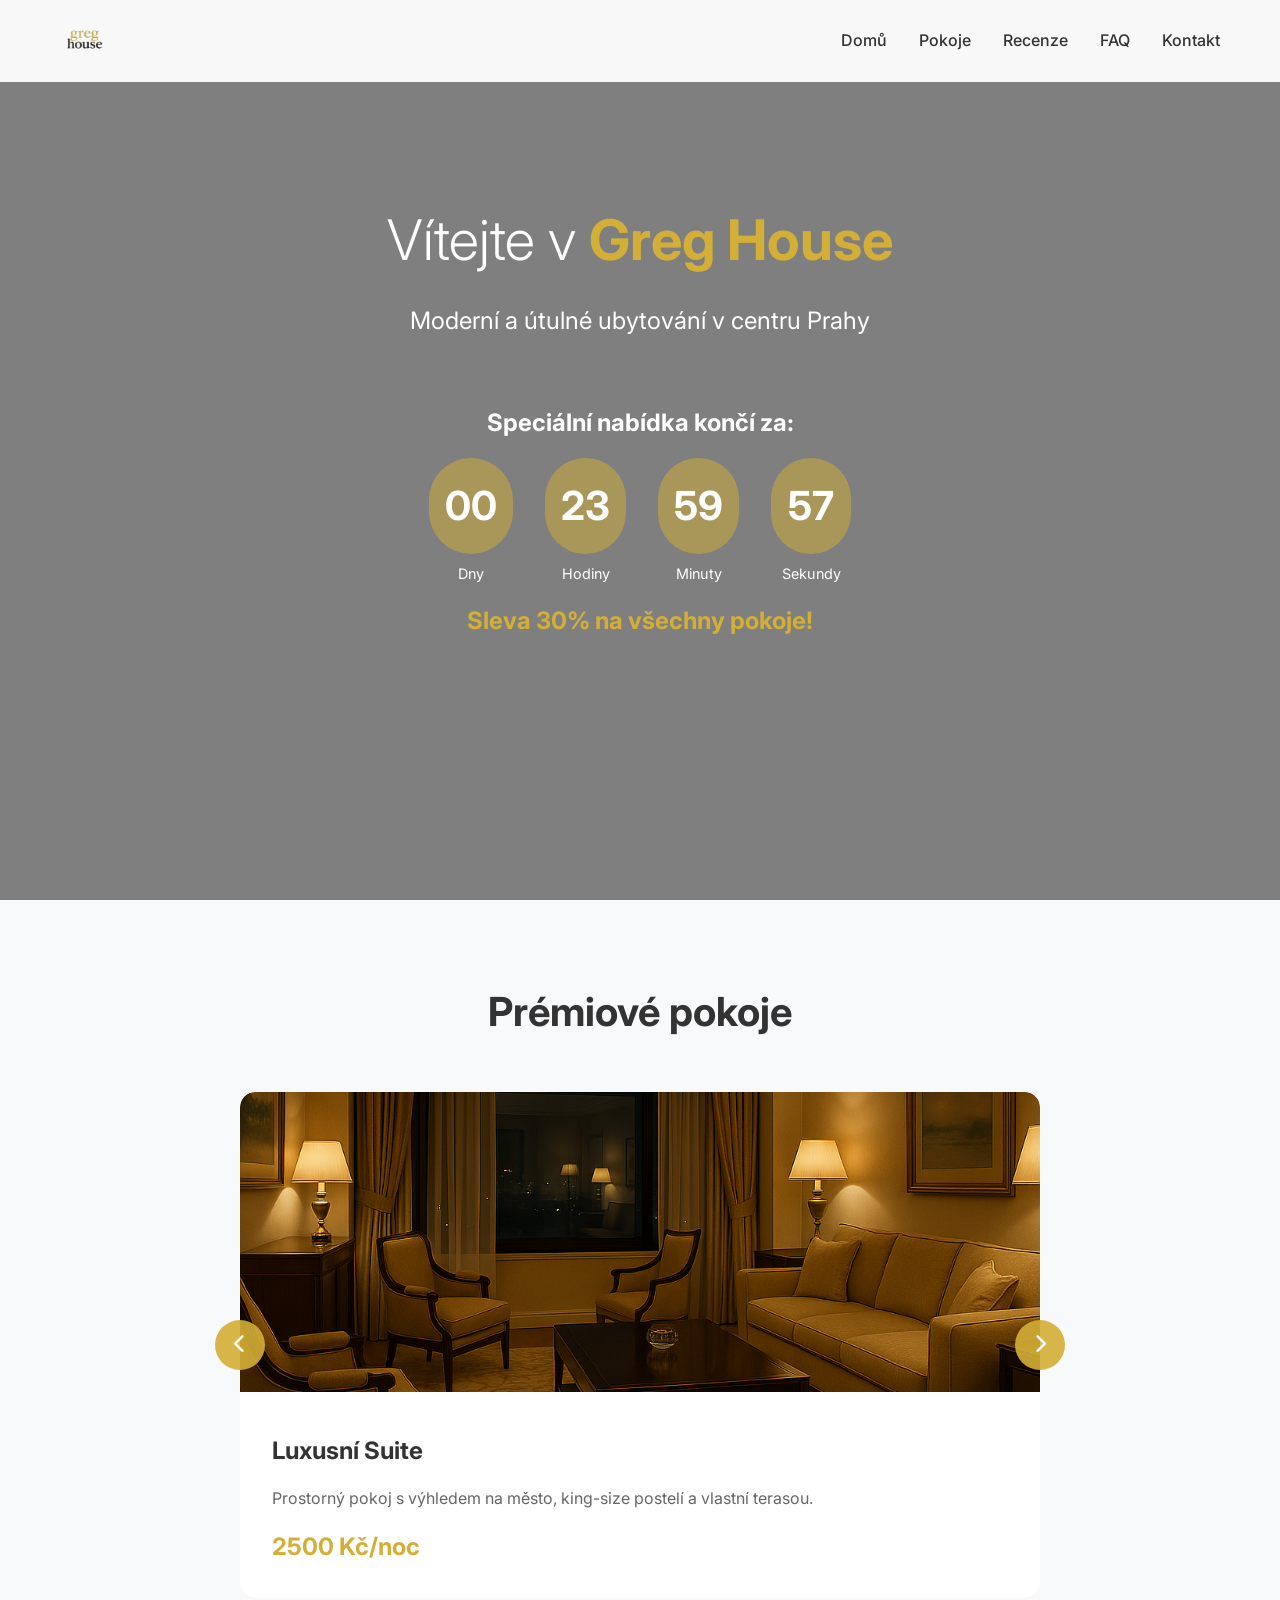
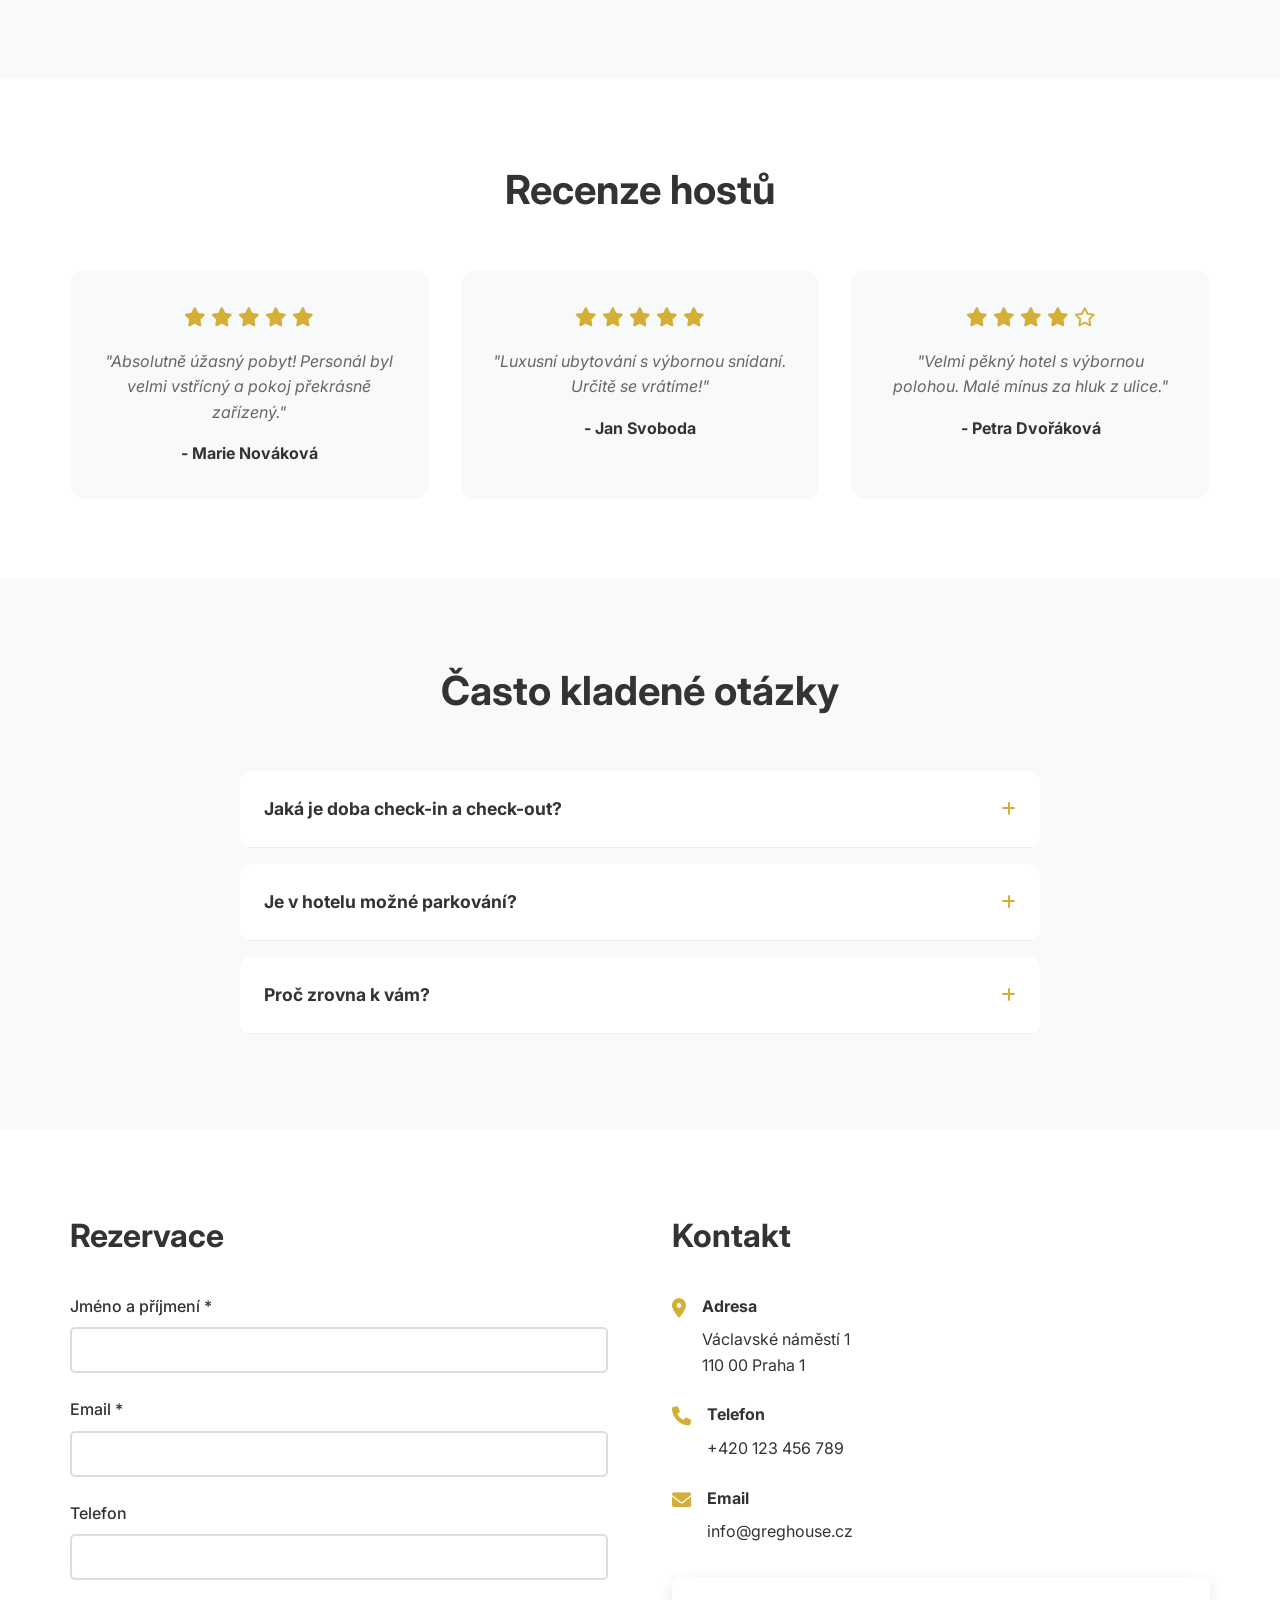
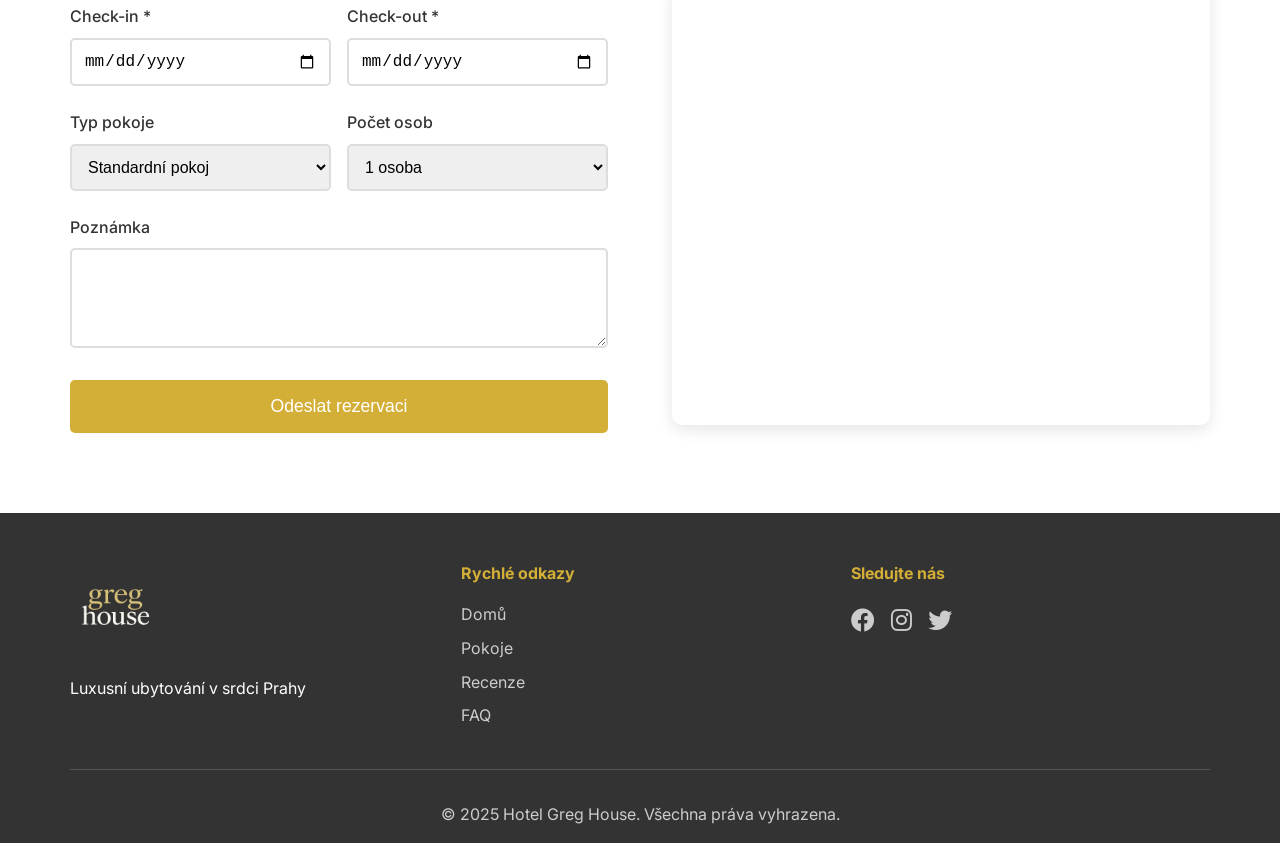
<file: index.html>
<!DOCTYPE html>
<html lang="cs">
<head>
    <meta charset="UTF-8">
    <meta name="viewport" content="width=device-width, initial-scale=1.0">
    <title>Greg House</title>
    <link rel="stylesheet" href="css/style.css">
    <link href="https://cdnjs.cloudflare.com/ajax/libs/font-awesome/6.0.0/css/all.min.css" rel="stylesheet">
    <link rel="apple-touch-icon" sizes="180x180" href="apple-touch-icon.png">
    <link rel="icon" type="image/png" sizes="32x32" href="favicon-32x32.png">
    <link rel="icon" type="image/png" sizes="16x16" href="favicon-16x16.png">
    <link rel="manifest" href="/site.webmanifest">
</head>
<body>
    <!-- Sticky Navigation -->
    <nav class="navbar" id="navbar">
        <div class="nav-container">
            <img src="images/logo.png" alt="Hotel Greg House Logo" class="logo">
            <ul class="nav-menu" id="nav-menu">
                <li><a href="#home" class="nav-link">Domů</a></li>
                <li><a href="#pokoje" class="nav-link">Pokoje</a></li>
                <li><a href="#recenze" class="nav-link">Recenze</a></li>
                <li><a href="#faq" class="nav-link">FAQ</a></li>
                <li><a href="#kontakt" class="nav-link">Kontakt</a></li>
            </ul>
            <div class="hamburger" id="hamburger">
                <span></span>
                <span></span>
                <span></span>
            </div>
        </div>
    </nav>

    <!-- Banner sekce -->
    <section id="home" class="banner">
        <div class="banner-content">
            <h1>Vítejte v <b style="color: rgb(212, 175, 55);">Greg House</b></h1>
            <p>Moderní a útulné ubytování v centru Prahy</p>
            
            <!-- Countdown -->
            <div class="countdown-container">
                <h3>Speciální nabídka končí za:</h3>
                <div class="countdown" id="countdown">
                    <div class="time-unit">
                        <span id="days">00</span>
                        <label>Dny</label>
                    </div>
                    <div class="time-unit">
                        <span id="hours">00</span>
                        <label>Hodiny</label>
                    </div>
                    <div class="time-unit">
                        <span id="minutes">00</span>
                        <label>Minuty</label>
                    </div>
                    <div class="time-unit">
                        <span id="seconds">00</span>
                        <label>Sekundy</label>
                    </div>
                </div>
                <p class="offer-text">Sleva 30% na všechny pokoje!</p>
            </div>
        </div>
    </section>

    <!-- Prémiové pokoje Carousel -->
    <section id="pokoje" class="premium-rooms">
        <div class="container">
            <h2>Prémiové pokoje</h2>
            <div class="carousel-container">
                <button class="carousel-btn prev" id="prevBtn">
                    <i class="fas fa-chevron-left"></i>
                </button>
                <div class="carousel">
                    <div class="room-card active">
                        <img src="images/pokoj1.png" alt="Luxusní suite">
                        <div class="room-info">
                            <h3>Luxusní Suite</h3>
                            <p>Prostorný pokoj s výhledem na město, king-size postelí a vlastní terasou.</p>
                            <div class="price">2500 Kč/noc</div>
                        </div>
                    </div>
                    <div class="room-card">
                        <img src="images/pokoj2.png" alt="Romantická suite">
                        <div class="room-info">
                            <h3>Romantická suite</h3>
                            <p>Intimní prostředí s vířivkou a výhledem na zahradu.</p>
                            <div class="price">1800 Kč/noc</div>
                        </div>
                    </div>
                    <div class="room-card">
                        <img src="images/pokoj3.png" alt="Business suite">
                        <div class="room-info">
                            <h3>Business Suite</h3>
                            <p>Moderní pokoj s pracovním prostorem a rychlým Wi-Fi připojením.</p>
                            <div class="price">2200 Kč/noc</div>
                        </div>
                    </div>
                </div>
                <button class="carousel-btn next" id="nextBtn">
                    <i class="fas fa-chevron-right"></i>
                </button>
            </div>
        </div>
    </section>

    <!-- Recenzová sekce -->
    <section id="recenze" class="reviews">
        <div class="container">
            <h2>Recenze hostů</h2>
            <div class="reviews-grid">
                <div class="review-card">
                    <div class="stars">
                        <i class="fas fa-star"></i>
                        <i class="fas fa-star"></i>
                        <i class="fas fa-star"></i>
                        <i class="fas fa-star"></i>
                        <i class="fas fa-star"></i>
                    </div>
                    <p>"Absolutně úžasný pobyt! Personál byl velmi vstřícný a pokoj překrásně zařízený."</p>
                    <div class="reviewer">- Marie Nováková</div>
                </div>
                <div class="review-card">
                    <div class="stars">
                        <i class="fas fa-star"></i>
                        <i class="fas fa-star"></i>
                        <i class="fas fa-star"></i>
                        <i class="fas fa-star"></i>
                        <i class="fas fa-star"></i>
                    </div>
                    <p>"Luxusní ubytování s výbornou snídaní. Určitě se vrátíme!"</p>
                    <div class="reviewer">- Jan Svoboda</div>
                </div>
                <div class="review-card">
                    <div class="stars">
                        <i class="fas fa-star"></i>
                        <i class="fas fa-star"></i>
                        <i class="fas fa-star"></i>
                        <i class="fas fa-star"></i>
                        <i class="far fa-star"></i>
                    </div>
                    <p>"Velmi pěkný hotel s výbornou polohou. Malé mínus za hluk z ulice."</p>
                    <div class="reviewer">- Petra Dvořáková</div>
                </div>
            </div>
        </div>
    </section>

    <!-- FAQ sekce -->
    <section id="faq" class="faq">
        <div class="container">
            <h2>Často kladené otázky</h2>
            <div class="faq-container">
                <div class="faq-item">
                    <div class="faq-question">
                        <h3>Jaká je doba check-in a check-out?</h3>
                        <i class="fas fa-plus"></i>
                    </div>
                    <div class="faq-answer">
                        <p>Check-in je od 15:00, check-out do 12:00. Časný check-in nebo pozdní check-out je možný za příplatek.</p>
                    </div>
                </div>
                <div class="faq-item">
                    <div class="faq-question">
                        <h3>Je v hotelu možné parkování?</h3>
                        <i class="fas fa-plus"></i>
                    </div>
                    <div class="faq-answer">
                        <p>Ano, máme vlastní podzemní garáže. Parkování je zpoplatněno 200 Kč za noc.</p>
                    </div>
                </div>
                <div class="faq-item">
                    <div class="faq-question">
                        <h3>Proč zrovna k vám?</h3>
                        <i class="fas fa-plus"></i>
                    </div>
                    <div class="faq-answer">
                        <p>Proč právě k vám? Protože v Greg House vás čeká stylové ubytování přímo na Václavském náměstí, kde se snoubí pohodlí, moderní design a osobní přístup. U nás jste vždy v centru dění, a přesto si užijete klid a péči, kterou si zasloužíte. Staňte se součástí pražského života – vaše nezapomenutelné zážitky začínají u nás</p>
                    </div>
                </div>
            </div>
        </div>
    </section>

    <!-- Rezervační formulář a kontakt -->
    <section id="kontakt" class="contact-reservation">
        <div class="container">
            <div class="contact-grid">
                <div class="reservation-form">
                    <h2>Rezervace</h2>
                    <form id="rezervaceForm" action="php/rezervace.php" method="GET">
                        <div class="form-group">
                            <label for="jmeno">Jméno a příjmení *</label>
                            <input type="text" id="jmeno" name="jmeno" required>
                        </div>
                        <div class="form-group">
                            <label for="email">Email *</label>
                            <input type="email" id="email" name="email" required>
                        </div>
                        <div class="form-group">
                            <label for="telefon">Telefon</label>
                            <input type="tel" id="telefon" name="telefon">
                        </div>
                        <div class="form-row">
                            <div class="form-group">
                                <label for="checkin">Check-in *</label>
                                <input type="date" id="checkin" name="checkin" required>
                            </div>
                            <div class="form-group">
                                <label for="checkout">Check-out *</label>
                                <input type="date" id="checkout" name="checkout" required>
                            </div>
                        </div>
                        <div class="form-row">
                            <div class="form-group">
                                <label for="pokoj">Typ pokoje</label>
                                <select id="pokoj" name="pokoj">
                                    <option value="standard">Standardní pokoj</option>
                                    <option value="suite">Luxusní Suite</option>
                                    <option value="romantic">Romantický pokoj</option>
                                    <option value="business">Business Suite</option>
                                </select>
                            </div>
                            <div class="form-group">
                                <label for="osoby">Počet osob</label>
                                <select id="osoby" name="osoby">
                                    <option value="1">1 osoba</option>
                                    <option value="2">2 osoby</option>
                                    <option value="3">3 osoby</option>
                                    <option value="4">4 osoby</option>
                                </select>
                            </div>
                        </div>
                        <div class="form-group">
                            <label for="poznamka">Poznámka</label>
                            <textarea id="poznamka" name="poznamka" rows="4"></textarea>
                        </div>
                        <button type="submit" class="btn-submit">Odeslat rezervaci</button>
                    </form>
                </div>
                
                <div class="contact-info">
                    <h2>Kontakt</h2>
                    <div class="contact-details">
                        <div class="contact-item">
                            <i class="fas fa-map-marker-alt"></i>
                            <div>
                                <h4>Adresa</h4>
                                <p>Václavské náměstí 1<br>110 00 Praha 1</p>
                            </div>
                        </div>
                        <div class="contact-item">
                            <i class="fas fa-phone"></i>
                            <div>
                                <h4>Telefon</h4>
                                <p>+420 123 456 789</p>
                            </div>
                        </div>
                        <div class="contact-item">
                            <i class="fas fa-envelope"></i>
                            <div>
                                <h4>Email</h4>
                                <p>info@greghouse.cz</p>
                            </div>
                        </div>
                    </div>
                    
                    <!-- Mapa -->
                    <div class="map-container">
                        <iframe src="https://www.google.com/maps/embed?pb=!1m18!1m12!1m3!1d2560.234567890123!2d14.4245!3d50.0820!2m3!1f0!2f0!3f0!3m2!1i1024!2i768!4f13.1!3m3!1m2!1s0x0%3A0x0!2zNTDCsDA0JzU1LjIiTiAxNMKwMjUnMjguMiJF!5e0!3m2!1sen!2scz!4v1234567890" width="100%" height="450" style="border:0;" allowfullscreen="" loading="lazy"></iframe>
                    </div>
                </div>
            </div>
        </div>
    </section>

    <!-- Footer -->
    <footer class="footer">
        <div class="container">
            <div class="footer-content">
                <div class="footer-section">
                    <img src="images/logo2.png" alt="Greg House" class="footer-logo">
                    <p>Luxusní ubytování v srdci Prahy</p>
                </div>
                <div class="footer-section">
                    <h4>Rychlé odkazy</h4>
                    <ul>
                        <li><a href="#home">Domů</a></li>
                        <li><a href="#pokoje">Pokoje</a></li>
                        <li><a href="#recenze">Recenze</a></li>
                        <li><a href="#faq">FAQ</a></li>
                    </ul>
                </div>
                <div class="footer-section">
                    <h4>Sledujte nás</h4>
                    <div class="social-links">
                        <a href="#"><i class="fab fa-facebook"></i></a>
                        <a href="#"><i class="fab fa-instagram"></i></a>
                        <a href="#"><i class="fab fa-twitter"></i></a>
                    </div>
                </div>
            </div>
            <div class="footer-bottom">
                <p>&copy; 2025 Hotel Greg House. Všechna práva vyhrazena.</p>
            </div>
        </div>
    </footer>

    <script src="js/script.js"></script>
</body>
</html>
</file>
<file: css/style.css>
@import url('https://fonts.googleapis.com/css2?family=Inter:ital,opsz,wght@0,14..32,100..900;1,14..32,100..900&display=swap');
/* Globalní styly */
* {
    margin: 0;
    padding: 0;
    box-sizing: border-box;
}

body {
    font-family: "Inter", sans-serif;
    line-height: 1.6;
    color: #333;
}

.container {
    max-width: 1200px;
    margin: 0 auto;
    padding: 0 20px;
}

/* Navigace */
.navbar {
    background: rgba(255, 255, 255, 0.95);
    backdrop-filter: blur(10px);
    padding: 1rem 0;
    position: fixed;
    top: 0;
    width: 100%;
    z-index: 1000;
    transition: all 0.3s ease;
}

.navbar.scrolled {
    background: rgba(255, 255, 255, 0.98);
    box-shadow: 0 2px 20px rgba(0, 0, 0, 0.1);
}

.nav-container {
    max-width: 1200px;
    margin: 0 auto;
    padding: 0 20px;
    display: flex;
    justify-content: space-between;
    align-items: center;
}

.logo {
    height: 50px;
    width: auto;
}

.nav-menu {
    display: flex;
    list-style: none;
    gap: 2rem;
}

.nav-link {
    text-decoration: none;
    color: #333;
    font-weight: 500;
    transition: color 0.3s ease;
}

.nav-link:hover {
    color: #d4af37;
}

.hamburger {
    display: none;
    flex-direction: column;
    cursor: pointer;
}

.hamburger span {
    width: 25px;
    height: 3px;
    background: #333;
    margin: 3px 0;
    transition: 0.3s;
}

/* Banner sekce */
.banner {
    height: 100vh;
    background: linear-gradient(rgba(0, 0, 0, 0.5), rgba(0, 0, 0, 0.5)), 
                url('https://www.praguehere.com/photo/245/i8x3iksvn71jw2ctttnn.jpg') center/cover;
    display: flex;
    align-items: center;
    justify-content: center;
    text-align: center;
    color: white;
}

.banner-content h1 {
    font-size: 3.5rem;
    margin-bottom: 1rem;
    font-weight: 300;
}

.banner-content p {
    font-size: 1.5rem;
    margin-bottom: 2rem;
}

/* Countdown */
.countdown-container {
    padding: 2rem;
    margin-top: 2rem;
}

.countdown-container h3 {
    margin-bottom: 1rem;
    font-size: 1.5rem;
}

.countdown {
    display: flex;
    justify-content: center;
    gap: 2rem;
    margin-bottom: 1rem;
}

.time-unit {
    text-align: center;
}

.time-unit span {
    display: block;
    font-size: 2.5rem;
    font-weight: bold;
    background: rgba(212, 175, 55, 0.5);
    padding: 1rem;
    border-radius: 80px;
    min-width: 80px;
}

.time-unit label {
    display: block;
    margin-top: 0.5rem;
    font-size: 0.9rem;
    
}

.offer-text {
    font-size: 1.2rem;
    color: #d4af37;
    font-weight: bold;
}

/* Premium Rooms */
.premium-rooms {
    padding: 5rem 0;
    background: #f8f9fa;
}

.premium-rooms h2 {
    text-align: center;
    font-size: 2.5rem;
    margin-bottom: 3rem;
    color: #333;
}

.carousel-container {
    position: relative;
    max-width: 800px;
    margin: 0 auto;
}

.carousel {
    overflow: hidden;
    border-radius: 15px;
}

.room-card {
    display: none;
    background: white;
    border-radius: 15px;
    overflow: hidden;
    box-shadow: 0 10px 30px rgba(0, 0, 0, 0.1);
}

.room-card.active {
    display: block;
}

.room-card img {
    width: 100%;
    height: 300px;
    object-fit: cover;
}

.room-info {
    padding: 2rem;
}

.room-info h3 {
    font-size: 1.5rem;
    margin-bottom: 1rem;
    color: #333;
}

.room-info p {
    color: #666;
    margin-bottom: 1rem;
}

.price {
    font-size: 1.5rem;
    font-weight: bold;
    color: #d4af37;
}

.carousel-btn {
    position: absolute;
    top: 50%;
    transform: translateY(-50%);
    background: rgba(212, 175, 55, 0.9);
    color: white;
    border: none;
    width: 50px;
    height: 50px;
    border-radius: 50%;
    cursor: pointer;
    transition: all 0.3s ease;
    font-size: 1.2rem;
}

.carousel-btn:hover {
    background: #d4af37;
}

.carousel-btn.prev {
    left: -25px;
}

.carousel-btn.next {
    right: -25px;
}

/* Recemze */
.reviews {
    padding: 5rem 0;
    background: white;
}

.reviews h2 {
    text-align: center;
    font-size: 2.5rem;
    margin-bottom: 3rem;
    color: #333;
}

.reviews-grid {
    display: grid;
    grid-template-columns: repeat(auto-fit, minmax(300px, 1fr));
    gap: 2rem;
}

.review-card {
    background: #f8f9fa;
    padding: 2rem;
    border-radius: 15px;
    text-align: center;
}

.stars {
    color: #d4af37;
    margin-bottom: 1rem;
    font-size: 1.2rem;
}

.review-card p {
    font-style: italic;
    margin-bottom: 1rem;
    color: #666;
}

.reviewer {
    font-weight: bold;
    color: #333;
}

/* FAQ */
.faq {
    padding: 5rem 0;
    background: #f8f9fa;
}

.faq h2 {
    text-align: center;
    font-size: 2.5rem;
    margin-bottom: 3rem;
    color: #333;
}

.faq-container {
    max-width: 800px;
    margin: 0 auto;
}

.faq-item {
    background: white;
    margin-bottom: 1rem;
    border-radius: 10px;
    overflow: hidden;
}

.faq-question {
    padding: 1.5rem;
    cursor: pointer;
    display: flex;
    justify-content: space-between;
    align-items: center;
    border-bottom: 1px solid #eee;
}

.faq-question h3 {
    color: #333;
    font-size: 1.1rem;
}

.faq-question i {
    color: #d4af37;
    transition: transform 0.3s ease;
}

.faq-item.active .faq-question i {
    transform: rotate(45deg);
}

.faq-answer {
    padding: 0 1.5rem;
    max-height: 0;
    overflow: hidden;
    transition: all 0.3s ease;
}

.faq-item.active .faq-answer {
    padding: 1.5rem;
    max-height: 200px;
}

/* Kontakt a  rezervace */
.contact-reservation {
    padding: 5rem 0;
    background: white;
}

.contact-grid {
    display: grid;
    grid-template-columns: 1fr 1fr;
    gap: 4rem;
}

.reservation-form h2,
.contact-info h2 {
    font-size: 2rem;
    margin-bottom: 2rem;
    color: #333;
}

.form-group {
    margin-bottom: 1.5rem;
}

.form-row {
    display: grid;
    grid-template-columns: 1fr 1fr;
    gap: 1rem;
}

.form-group label {
    display: block;
    margin-bottom: 0.5rem;
    font-weight: 500;
    color: #333;
}

.form-group input,
.form-group select,
.form-group textarea {
    width: 100%;
    padding: 0.75rem;
    border: 2px solid #ddd;
    border-radius: 5px;
    font-size: 1rem;
    transition: border-color 0.3s ease;
}

.form-group input:focus,
.form-group select:focus,
.form-group textarea:focus {
    outline: none;
    border-color: #d4af37;
}

.btn-submit {
    background: #d4af37;
    color: white;
    padding: 1rem 2rem;
    border: none;
    border-radius: 5px;
    font-size: 1.1rem;
    cursor: pointer;
    transition: background 0.3s ease;
    width: 100%;
}

.btn-submit:hover {
    background: #b8941f;
}

.contact-details {
    margin-bottom: 2rem;
}

.contact-item {
    display: flex;
    align-items: flex-start;
    margin-bottom: 1.5rem;
}

.contact-item i {
    color: #d4af37;
    margin-right: 1rem;
    margin-top: 0.25rem;
    font-size: 1.2rem;
}

.contact-item h4 {
    margin-bottom: 0.5rem;
    color: #333;
}

.map-container {
    border-radius: 10px;
    overflow: hidden;
    box-shadow: 0 5px 15px rgba(0, 0, 0, 0.1);
    height: 28rem;
}

/* Footer */
.footer {
    background: #333;
    color: white;
    padding: 3rem 0 1rem;
}

.footer-content {
    display: grid;
    grid-template-columns: repeat(auto-fit, minmax(250px, 1fr));
    gap: 2rem;
    margin-bottom: 2rem;
}

.footer-logo {
    height: 92px;
    margin-bottom: 1rem;
}

.footer-section h4 {
    margin-bottom: 1rem;
    color: #d4af37;
}

.footer-section ul {
    list-style: none;
}

.footer-section ul li {
    margin-bottom: 0.5rem;
}

.footer-section ul li a {
    color: #ccc;
    text-decoration: none;
    transition: color 0.3s ease;
}

.footer-section ul li a:hover {
    color: #d4af37;
}

.social-links {
    display: flex;
    gap: 1rem;
}

.social-links a {
    color: #ccc;
    font-size: 1.5rem;
    transition: color 0.3s ease;
}

.social-links a:hover {
    color: #d4af37;
}

.footer-bottom {
    text-align: center;
    padding-top: 2rem;
    border-top: 1px solid #555;
    color: #ccc;
}

/* Responzivní design */
@media (max-width: 1440px) {
    .container {
        padding: 0 30px;
    }
}

@media (max-width: 768px) {
    .hamburger {
        display: flex;
    }
    
    .nav-menu {
        position: fixed;
        left: -100%;
        top: 70px;
        flex-direction: column;
        background-color: white;
        width: 100%;
        text-align: center;
        transition: 0.3s;
        box-shadow: 0 10px 27px rgba(0, 0, 0, 0.05);
        padding: 2rem 0;
    }
    
    .nav-menu.active {
        left: 0;
    }
    
    .banner-content h1 {
        font-size: 2.5rem;
    }
    
    .banner-content p {
        font-size: 1.2rem;
    }
    
    .time-unit span {
        font-size: 1.8rem;
        padding: 0.75rem;
        min-width: 60px;
        background: rgba(212, 175, 55, 0.5);
    }
    
    .countdown {
        gap: 1rem;
    }
    
    .carousel-btn {
        width: 40px;
        height: 40px;
        font-size: 1rem;
    }
    
    .carousel-btn.prev {
        left: 10px;
    }
    
    .carousel-btn.next {
        right: 10px;
    }
    
    .contact-grid {
        grid-template-columns: 1fr;
        gap: 2rem;
    }
    
    .form-row {
        grid-template-columns: 1fr;
    }
}

@media (max-width: 576px) {
    .banner-content h1 {
        font-size: 2rem;
    }
    
    .countdown-container {
        padding: 1.5rem 1rem;
    }
    
    .countdown {
        flex-wrap: wrap;
        gap: 0.5rem;
    }
    
    .time-unit span {
        font-size: 1.5rem;
        padding: 0.5rem;
        min-width: 50px;
        background: rgba(212, 175, 55, 0.5);    
    }
    
    .premium-rooms h2,
    .reviews h2,
    .faq h2 {
        font-size: 2rem;
    }
    
    .reviews-grid {
        grid-template-columns: 1fr;
    }
    
    .footer-content {
        grid-template-columns: 1fr;
        text-align: center;
    }
}

@media (orientation: landscape) and (max-height: 450px) {
    .banner-content h1 {
    font-size: 1.3rem; 
    line-height: 1.1;
    }
    
    .countdown-container {
    padding: 0.4rem; 
    }
    
    .countdown-container h3 {
    font-size: 0.9rem; 
    margin-bottom: 0.3rem;
    }
    
    .countdown {
    display: flex;
    justify-content: center;
    gap: 0.2rem; 
    }
    
    .time-unit span {
    font-size: 0.9rem; 
    padding: 0.2rem 0.3rem;
    }
    
    .time-unit small {
    font-size: 0.65rem; 
    }
    }
</file>
